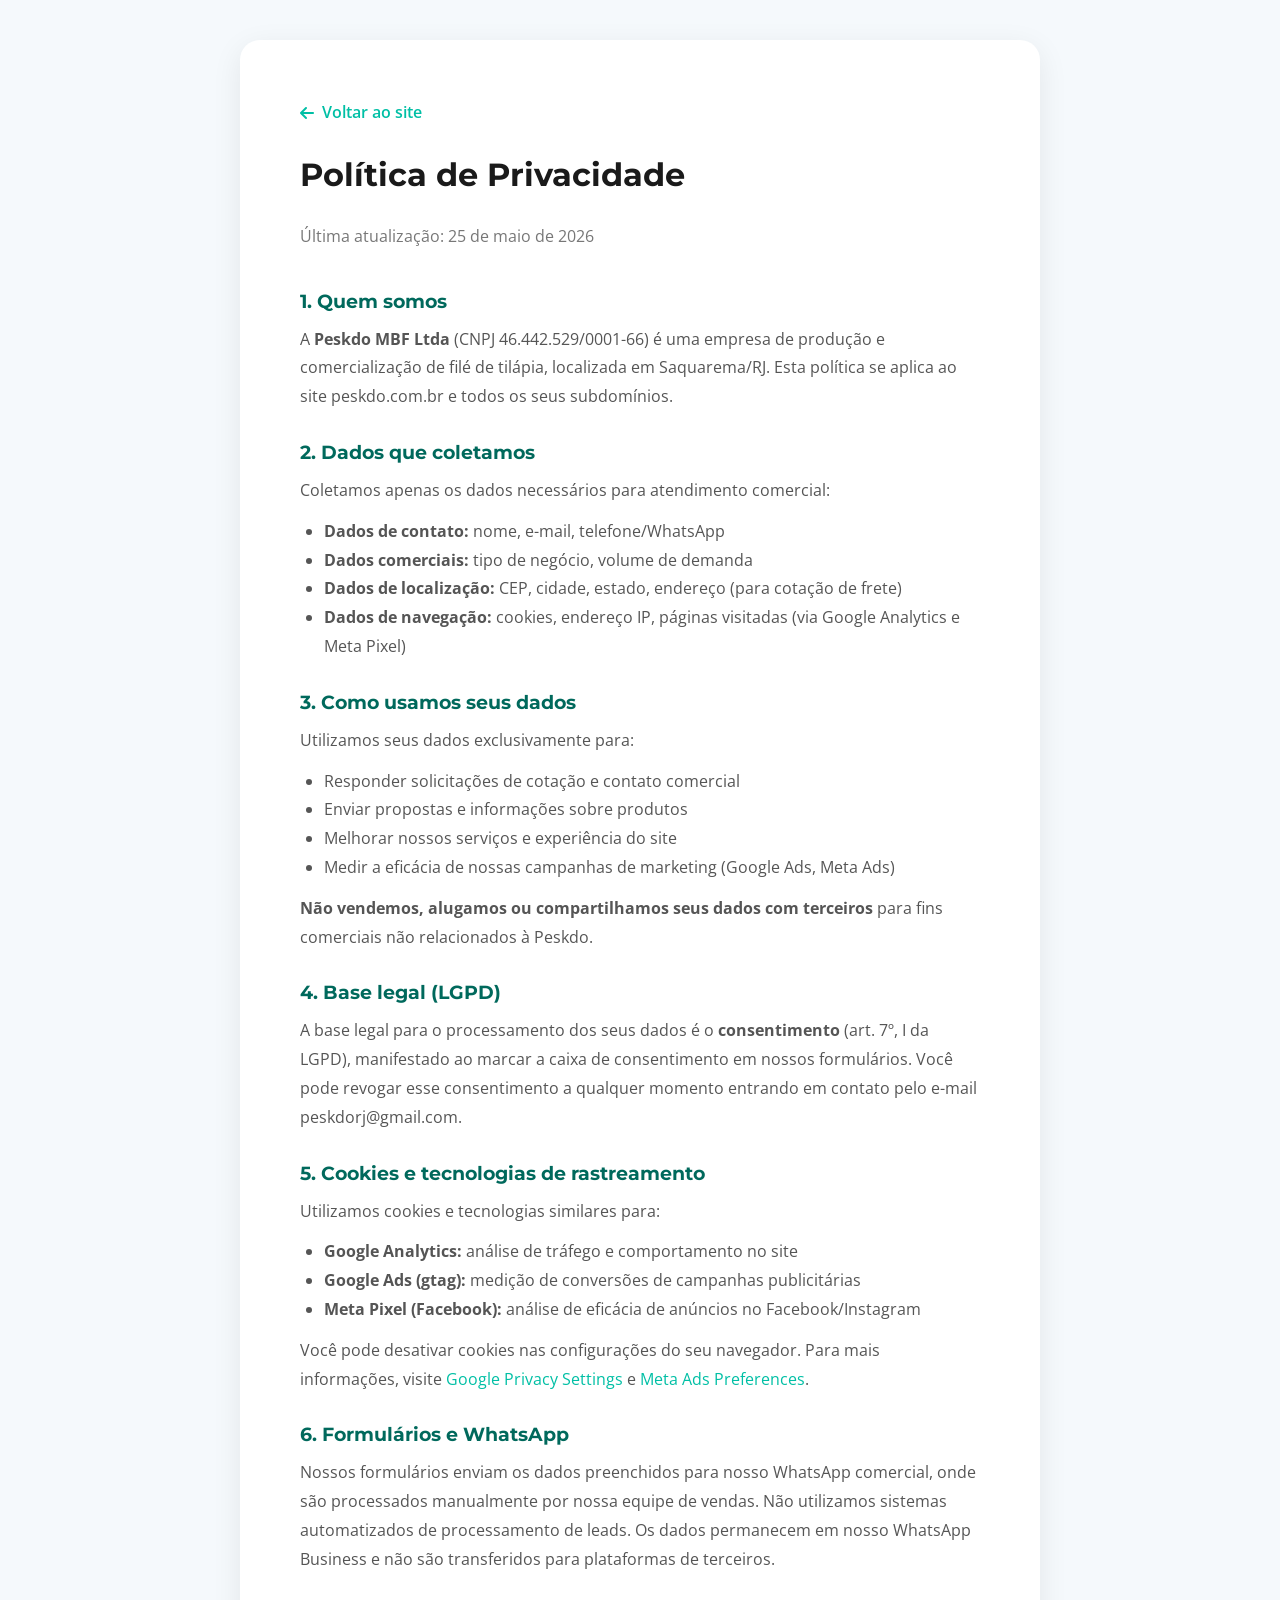
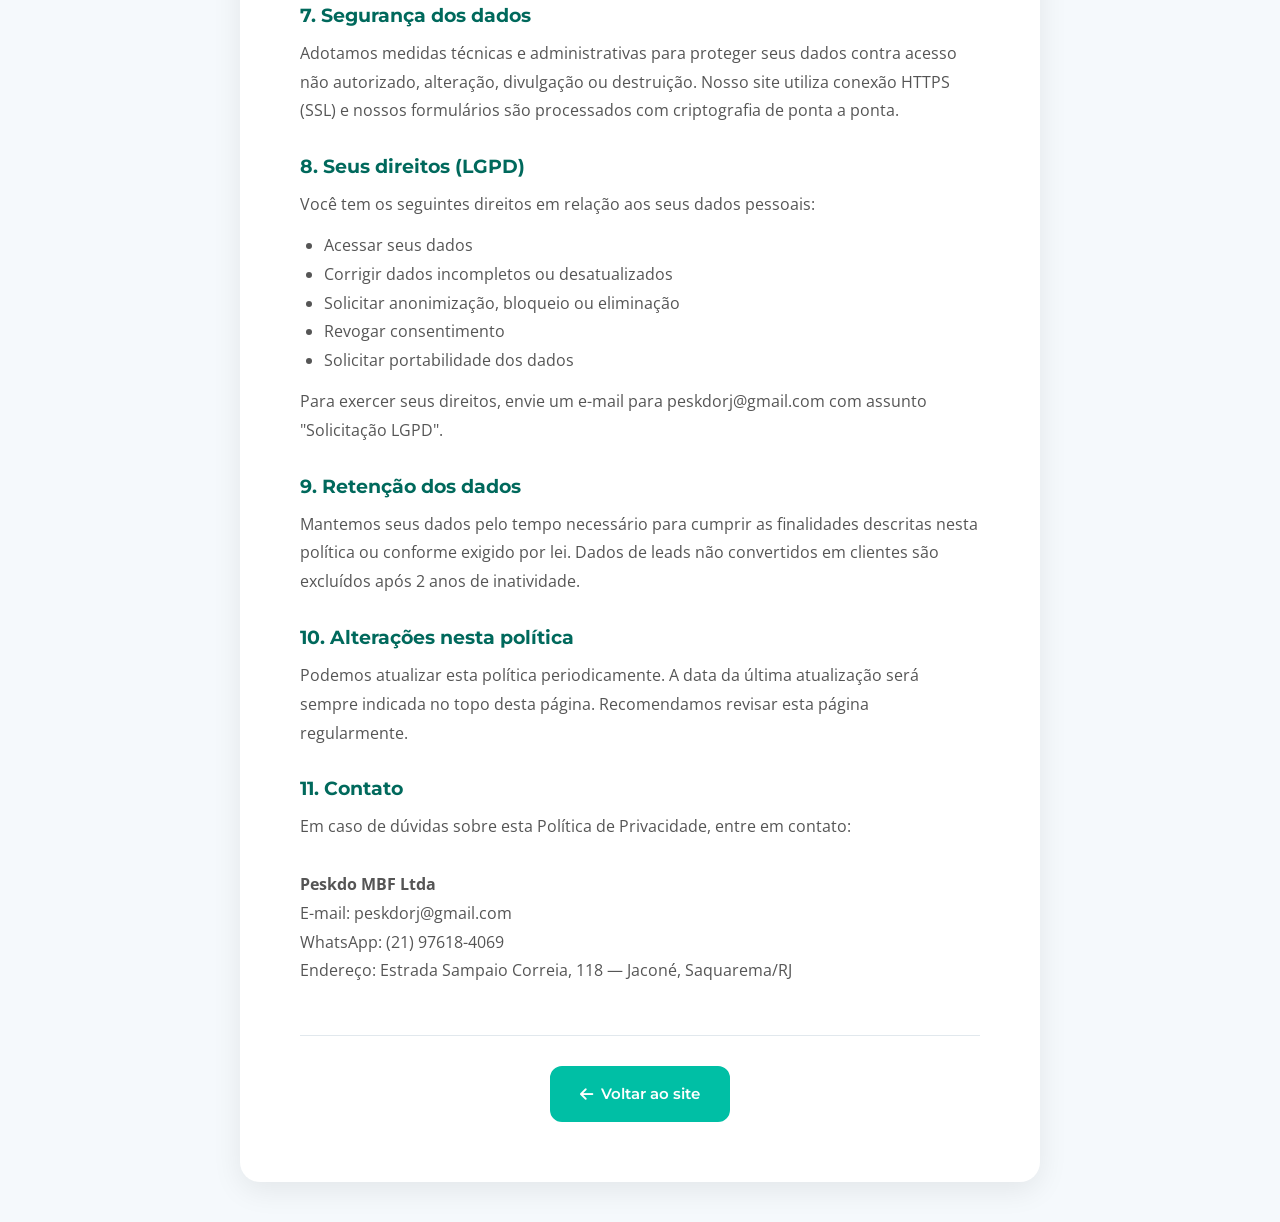
<file: privacidade.html>
<!DOCTYPE html>
<html lang="pt-BR">
<head>
    <meta charset="UTF-8">
    <meta name="viewport" content="width=device-width, initial-scale=1.0">
    <title>Política de Privacidade | Peskdo</title>
    <meta name="description" content="Política de Privacidade da Peskdo MBF Ltda. Saiba como protegemos seus dados pessoais.">
    <link rel="preconnect" href="https://fonts.googleapis.com">
    <link rel="preconnect" href="https://fonts.gstatic.com" crossorigin>
    <link href="https://fonts.googleapis.com/css2?family=Montserrat:wght@400;500;600;700&family=Open+Sans:wght@400;500;600&display=swap" rel="stylesheet">
    <link rel="stylesheet" href="style.css">
    <link rel="stylesheet" href="https://cdnjs.cloudflare.com/ajax/libs/font-awesome/6.5.1/css/all.min.css">
<base target="_blank">
</head>
<body style="background: var(--bg-light); padding: 40px 0;">

    <div class="container" style="max-width: 800px; background: #fff; padding: 60px; border-radius: 20px; box-shadow: var(--shadow);">
        <a href="index.html" style="display: inline-flex; align-items: center; gap: 8px; color: var(--primary); font-weight: 600; margin-bottom: 30px;">
            <i class="fas fa-arrow-left"></i> Voltar ao site
        </a>

        <h1 style="font-size: 2rem; margin-bottom: 30px; color: var(--dark);">Política de Privacidade</h1>
        <p style="color: var(--text-muted); margin-bottom: 40px;">Última atualização: 25 de maio de 2026</p>

        <div style="display: flex; flex-direction: column; gap: 30px;">

            <section>
                <h2 style="font-size: 1.2rem; color: var(--primary-dark); margin-bottom: 12px;">1. Quem somos</h2>
                <p style="line-height: 1.8; color: var(--text-light);">
                    A <strong>Peskdo MBF Ltda</strong> (CNPJ 46.442.529/0001-66) é uma empresa de produção e comercialização de filé de tilápia, 
                    localizada em Saquarema/RJ. Esta política se aplica ao site peskdo.com.br e todos os seus subdomínios.
                </p>
            </section>

            <section>
                <h2 style="font-size: 1.2rem; color: var(--primary-dark); margin-bottom: 12px;">2. Dados que coletamos</h2>
                <p style="line-height: 1.8; color: var(--text-light); margin-bottom: 12px;">
                    Coletamos apenas os dados necessários para atendimento comercial:
                </p>
                <ul style="list-style: disc; padding-left: 24px; color: var(--text-light); line-height: 1.8;">
                    <li><strong>Dados de contato:</strong> nome, e-mail, telefone/WhatsApp</li>
                    <li><strong>Dados comerciais:</strong> tipo de negócio, volume de demanda</li>
                    <li><strong>Dados de localização:</strong> CEP, cidade, estado, endereço (para cotação de frete)</li>
                    <li><strong>Dados de navegação:</strong> cookies, endereço IP, páginas visitadas (via Google Analytics e Meta Pixel)</li>
                </ul>
            </section>

            <section>
                <h2 style="font-size: 1.2rem; color: var(--primary-dark); margin-bottom: 12px;">3. Como usamos seus dados</h2>
                <p style="line-height: 1.8; color: var(--text-light); margin-bottom: 12px;">
                    Utilizamos seus dados exclusivamente para:
                </p>
                <ul style="list-style: disc; padding-left: 24px; color: var(--text-light); line-height: 1.8;">
                    <li>Responder solicitações de cotação e contato comercial</li>
                    <li>Enviar propostas e informações sobre produtos</li>
                    <li>Melhorar nossos serviços e experiência do site</li>
                    <li>Medir a eficácia de nossas campanhas de marketing (Google Ads, Meta Ads)</li>
                </ul>
                <p style="line-height: 1.8; color: var(--text-light); margin-top: 12px;">
                    <strong>Não vendemos, alugamos ou compartilhamos seus dados com terceiros</strong> para fins comerciais não relacionados à Peskdo.
                </p>
            </section>

            <section>
                <h2 style="font-size: 1.2rem; color: var(--primary-dark); margin-bottom: 12px;">4. Base legal (LGPD)</h2>
                <p style="line-height: 1.8; color: var(--text-light);">
                    A base legal para o processamento dos seus dados é o <strong>consentimento</strong> (art. 7º, I da LGPD), 
                    manifestado ao marcar a caixa de consentimento em nossos formulários. Você pode revogar esse consentimento 
                    a qualquer momento entrando em contato pelo e-mail <a href="mailto:peskdorj@gmail.com">peskdorj@gmail.com</a>.
                </p>
            </section>

            <section>
                <h2 style="font-size: 1.2rem; color: var(--primary-dark); margin-bottom: 12px;">5. Cookies e tecnologias de rastreamento</h2>
                <p style="line-height: 1.8; color: var(--text-light); margin-bottom: 12px;">
                    Utilizamos cookies e tecnologias similares para:
                </p>
                <ul style="list-style: disc; padding-left: 24px; color: var(--text-light); line-height: 1.8;">
                    <li><strong>Google Analytics:</strong> análise de tráfego e comportamento no site</li>
                    <li><strong>Google Ads (gtag):</strong> medição de conversões de campanhas publicitárias</li>
                    <li><strong>Meta Pixel (Facebook):</strong> análise de eficácia de anúncios no Facebook/Instagram</li>
                </ul>
                <p style="line-height: 1.8; color: var(--text-light); margin-top: 12px;">
                    Você pode desativar cookies nas configurações do seu navegador. Para mais informações, visite 
                    <a href="https://myaccount.google.com/data-and-personalization" target="_blank" style="color: var(--primary);">Google Privacy Settings</a> 
                    e <a href="https://www.facebook.com/settings?tab=ads" target="_blank" style="color: var(--primary);">Meta Ads Preferences</a>.
                </p>
            </section>

            <section>
                <h2 style="font-size: 1.2rem; color: var(--primary-dark); margin-bottom: 12px;">6. Formulários e WhatsApp</h2>
                <p style="line-height: 1.8; color: var(--text-light);">
                    Nossos formulários enviam os dados preenchidos para nosso WhatsApp comercial, onde são processados 
                    manualmente por nossa equipe de vendas. Não utilizamos sistemas automatizados de processamento de leads. 
                    Os dados permanecem em nosso WhatsApp Business e não são transferidos para plataformas de terceiros.
                </p>
            </section>

            <section>
                <h2 style="font-size: 1.2rem; color: var(--primary-dark); margin-bottom: 12px;">7. Segurança dos dados</h2>
                <p style="line-height: 1.8; color: var(--text-light);">
                    Adotamos medidas técnicas e administrativas para proteger seus dados contra acesso não autorizado, 
                    alteração, divulgação ou destruição. Nosso site utiliza conexão HTTPS (SSL) e nossos formulários 
                    são processados com criptografia de ponta a ponta.
                </p>
            </section>

            <section>
                <h2 style="font-size: 1.2rem; color: var(--primary-dark); margin-bottom: 12px;">8. Seus direitos (LGPD)</h2>
                <p style="line-height: 1.8; color: var(--text-light); margin-bottom: 12px;">
                    Você tem os seguintes direitos em relação aos seus dados pessoais:
                </p>
                <ul style="list-style: disc; padding-left: 24px; color: var(--text-light); line-height: 1.8;">
                    <li>Acessar seus dados</li>
                    <li>Corrigir dados incompletos ou desatualizados</li>
                    <li>Solicitar anonimização, bloqueio ou eliminação</li>
                    <li>Revogar consentimento</li>
                    <li>Solicitar portabilidade dos dados</li>
                </ul>
                <p style="line-height: 1.8; color: var(--text-light); margin-top: 12px;">
                    Para exercer seus direitos, envie um e-mail para <a href="mailto:peskdorj@gmail.com">peskdorj@gmail.com</a> 
                    com assunto "Solicitação LGPD".
                </p>
            </section>

            <section>
                <h2 style="font-size: 1.2rem; color: var(--primary-dark); margin-bottom: 12px;">9. Retenção dos dados</h2>
                <p style="line-height: 1.8; color: var(--text-light);">
                    Mantemos seus dados pelo tempo necessário para cumprir as finalidades descritas nesta política ou 
                    conforme exigido por lei. Dados de leads não convertidos em clientes são excluídos após 2 anos 
                    de inatividade.
                </p>
            </section>

            <section>
                <h2 style="font-size: 1.2rem; color: var(--primary-dark); margin-bottom: 12px;">10. Alterações nesta política</h2>
                <p style="line-height: 1.8; color: var(--text-light);">
                    Podemos atualizar esta política periodicamente. A data da última atualização será sempre indicada 
                    no topo desta página. Recomendamos revisar esta página regularmente.
                </p>
            </section>

            <section>
                <h2 style="font-size: 1.2rem; color: var(--primary-dark); margin-bottom: 12px;">11. Contato</h2>
                <p style="line-height: 1.8; color: var(--text-light);">
                    Em caso de dúvidas sobre esta Política de Privacidade, entre em contato:<br><br>
                    <strong>Peskdo MBF Ltda</strong><br>
                    E-mail: <a href="mailto:peskdorj@gmail.com">peskdorj@gmail.com</a><br>
                    WhatsApp: <a href="https://wa.me/5521976184069">(21) 97618-4069</a><br>
                    Endereço: Estrada Sampaio Correia, 118 — Jaconé, Saquarema/RJ
                </p>
            </section>

        </div>

        <div style="margin-top: 50px; padding-top: 30px; border-top: 1px solid var(--border); text-align: center;">
            <a href="index.html" class="btn btn-primary">
                <i class="fas fa-arrow-left"></i> Voltar ao site
            </a>
        </div>
    </div>

</body>
</html>
</file>
<file: style.css>
/* ============================================
   PESKDO — Style.css
   Identidade Visual: Verde Aqua · Verde Escuro · Preto · Branco
   ============================================ */

/* Variáveis — Paleta fiel ao site original peskdo.com.br */
:root {
    --primary: #00BFA5;
    --primary-dark: #00695C;
    --primary-light: #E0F2F1;
    --secondary: #26A69A;
    --secondary-light: #E0F7FA;
    --accent: #1DE9B6;
    --accent-hover: #00BFA5;
    --accent-light: #E0F2F1;
    --dark: #1a1a1a;
    --dark-light: #263238;
    --text: #333333;
    --text-light: #555555;
    --text-muted: #777777;
    --bg: #ffffff;
    --bg-light: #f5f9fc;
    --bg-dark: #1a1a1a;
    --border: #e1e8ed;
    --shadow-sm: 0 2px 8px rgba(0,0,0,0.06);
    --shadow: 0 8px 30px rgba(0,0,0,0.08);
    --shadow-lg: 0 20px 60px rgba(0,0,0,0.12);
    --shadow-primary: 0 8px 30px rgba(0,191,165,0.25);
    --radius: 12px;
    --radius-lg: 20px;
    --transition: all 0.3s cubic-bezier(0.4, 0, 0.2, 1);
    --font-heading: 'Montserrat', sans-serif;
    --font-body: 'Open Sans', sans-serif;
}

/* Reset & Base */
*, *::before, *::after {
    margin: 0;
    padding: 0;
    box-sizing: border-box;
}

html {
    scroll-behavior: smooth;
    font-size: 16px;
    -webkit-text-size-adjust: 100%;
}

body {
    font-family: var(--font-body);
    color: var(--text);
    background: var(--bg);
    line-height: 1.6;
    overflow-x: hidden;
    -webkit-font-smoothing: antialiased;
    -moz-osx-font-smoothing: grayscale;
}

img {
    max-width: 100%;
    height: auto;
    display: block;
}

a {
    text-decoration: none;
    color: inherit;
    transition: var(--transition);
}

ul { list-style: none; }

.container {
    width: 100%;
    max-width: 1200px;
    margin: 0 auto;
    padding: 0 24px;
}

/* Tipografia */
h1, h2, h3, h4, h5, h6 {
    font-family: var(--font-heading);
    font-weight: 700;
    line-height: 1.2;
    color: var(--dark);
}

.text-primary { color: var(--primary); }
.text-accent { color: var(--primary-dark); }
.text-secondary { color: var(--secondary); }

/* Ajuste de contraste para text-accent em fundos escuros */
.problem-solution .text-accent {
    color: var(--primary);
}

.cta-final .cta-box h2 span {
    color: var(--primary-light);
}

/* Botões */
.btn {
    display: inline-flex;
    align-items: center;
    justify-content: center;
    gap: 8px;
    padding: 14px 28px;
    font-family: var(--font-heading);
    font-weight: 600;
    font-size: 0.95rem;
    border-radius: var(--radius);
    border: 2px solid transparent;
    cursor: pointer;
    transition: var(--transition);
    text-align: center;
    white-space: nowrap;
    -webkit-tap-highlight-color: transparent;
}

.btn-primary {
    background: var(--primary);
    color: #fff;
    border-color: var(--primary);
}
.btn-primary:hover {
    background: var(--primary-dark);
    border-color: var(--primary-dark);
    transform: translateY(-2px);
    box-shadow: var(--shadow-primary);
}

.btn-accent {
    background: var(--primary-dark);
    color: #fff;
    border-color: var(--primary-dark);
}
.btn-accent:hover {
    background: #004D40;
    border-color: #004D40;
    transform: translateY(-2px);
    box-shadow: 0 8px 30px rgba(0,77,64,0.25);
}

.btn-outline {
    background: transparent;
    color: var(--primary);
    border-color: var(--primary);
}
.btn-outline:hover {
    background: var(--primary);
    color: #fff;
    transform: translateY(-2px);
}

.btn-outline-white {
    background: transparent;
    color: #fff;
    border-color: rgba(255,255,255,0.5);
}
.btn-outline-white:hover {
    background: rgba(255,255,255,0.1);
    border-color: #fff;
}

.btn-white {
    background: #fff;
    color: var(--primary-dark);
    border-color: #fff;
}
.btn-white:hover {
    background: var(--primary-light);
    transform: translateY(-2px);
    box-shadow: var(--shadow-lg);
}

.btn-lg {
    padding: 16px 36px;
    font-size: 1.05rem;
}

.btn-full { width: 100%; }

/* Section Header */
.section-header {
    text-align: center;
    max-width: 700px;
    margin: 0 auto 60px;
}

.section-tag {
    display: inline-block;
    padding: 6px 18px;
    background: var(--primary-light);
    color: var(--primary-dark);
    font-family: var(--font-heading);
    font-weight: 600;
    font-size: 0.8rem;
    text-transform: uppercase;
    letter-spacing: 1.5px;
    border-radius: 50px;
    margin-bottom: 16px;
}

.section-tag.tag-dark {
    background: rgba(255,255,255,0.1);
    color: var(--accent);
}

.section-title {
    font-size: 2.4rem;
    margin-bottom: 16px;
    color: var(--dark);
}

.section-subtitle {
    font-size: 1.1rem;
    color: var(--text-light);
    line-height: 1.7;
}

/* ============================================
   NAVBAR
   ============================================ */
.navbar {
    position: fixed;
    top: 0;
    left: 0;
    width: 100%;
    z-index: 1000;
    background: rgba(255,255,255,0.98);
    backdrop-filter: blur(20px);
    -webkit-backdrop-filter: blur(20px);
    border-bottom: 1px solid transparent;
    transition: var(--transition);
}

.navbar.scrolled {
    border-bottom-color: var(--border);
    box-shadow: var(--shadow-sm);
}

.nav-container {
    display: flex;
    align-items: center;
    justify-content: space-between;
    height: 80px;
}

.logo {
    display: flex;
    align-items: center;
    height: 40px;
    transition: var(--transition);
}

.logo-img {
    height: 100%;
    width: auto;
    max-width: 160px;
    object-fit: contain;
    display: block;
}

.nav-menu {
    display: flex;
    align-items: center;
    gap: 32px;
}

.nav-link {
    font-family: var(--font-body);
    font-weight: 600;
    font-size: 0.9rem;
    color: var(--text);
    position: relative;
    padding: 4px 0;
}

.nav-link::after {
    content: '';
    position: absolute;
    bottom: 0;
    left: 0;
    width: 0;
    height: 2px;
    background: var(--primary);
    transition: var(--transition);
}

.nav-link:hover {
    color: var(--primary);
}

.nav-link:hover::after {
    width: 100%;
}

.nav-link.active {
    color: var(--primary);
}

.nav-link.active::after {
    width: 100%;
}

.nav-social {
    display: flex;
    align-items: center;
    gap: 10px;
}

.nav-social-link {
    width: 36px;
    height: 36px;
    border-radius: 10px;
    display: flex;
    align-items: center;
    justify-content: center;
    font-size: 1.1rem;
    color: var(--text);
    background: var(--bg-light);
    transition: var(--transition);
}

.nav-social-link:hover {
    background: var(--primary);
    color: #fff;
    transform: translateY(-2px);
}

.nav-social-link.whatsapp:hover {
    background: #25D366;
}

.nav-cta {
    padding: 10px 22px;
    font-size: 0.85rem;
}

/* Nav Toggle */
.nav-toggle {
    display: none;
    flex-direction: column;
    gap: 5px;
    background: none;
    border: none;
    cursor: pointer;
    padding: 5px;
    z-index: 1001;
}

.nav-toggle span {
    display: block;
    width: 26px;
    height: 2.5px;
    background: var(--dark);
    border-radius: 2px;
    transition: var(--transition);
}

.nav-toggle.active span:nth-child(1) {
    transform: rotate(45deg) translate(5px, 5px);
}
.nav-toggle.active span:nth-child(2) {
    opacity: 0;
}
.nav-toggle.active span:nth-child(3) {
    transform: rotate(-45deg) translate(5px, -5px);
}

/* ============================================
   BANNERS FULL-WIDTH CARROSSEL (3 DIFERENCIAIS)
   ============================================ */
.hero-banners {
    position: relative;
    width: 100%;
    height: 320px;
    overflow: hidden;
    background: var(--dark);
    margin-top: 80px;
}

.banners-track {
    position: relative;
    width: 100%;
    height: 100%;
}

.banner-slide {
    position: absolute;
    top: 0;
    left: 0;
    width: 100%;
    height: 100%;
    opacity: 0;
    visibility: hidden;
    transition: opacity 0.6s ease, visibility 0.6s ease;
    display: flex;
    align-items: center;
    justify-content: center;
}

.banner-slide.active {
    opacity: 1;
    visibility: visible;
}

.banner-bg {
    position: absolute;
    inset: 0;
    z-index: 1;
    background-size: cover;
    background-position: center;
}

.banner-bg::after {
    content: '';
    position: absolute;
    inset: 0;
    background: linear-gradient(135deg, rgba(0,105,92,0.88) 0%, rgba(26,26,46,0.85) 100%);
    z-index: 2;
}

.banner-shapes {
    position: absolute;
    inset: 0;
    z-index: 3;
    overflow: hidden;
    pointer-events: none;
}

.shape {
    position: absolute;
    border-radius: 50%;
    opacity: 0.06;
    background: #fff;
}

.shape-1 {
    width: 350px;
    height: 350px;
    top: -120px;
    left: -80px;
}
.shape-2 {
    width: 250px;
    height: 250px;
    bottom: -100px;
    right: 15%;
}
.shape-3 {
    width: 300px;
    height: 300px;
    top: -100px;
    right: -60px;
}
.shape-4 {
    width: 200px;
    height: 200px;
    bottom: -80px;
    left: 10%;
}
.shape-5 {
    width: 400px;
    height: 400px;
    top: -150px;
    left: 60%;
}
.shape-6 {
    width: 180px;
    height: 180px;
    bottom: -60px;
    left: -40px;
}

.banner-inner {
    position: relative;
    z-index: 4;
    display: flex;
    align-items: center;
    justify-content: center;
    height: 100%;
    text-align: center;
}

.banner-text-col {
    max-width: 800px;
    width: 100%;
    padding: 0 24px;
}

.banner-text-col h2 {
    color: #fff;
    font-size: 3.2rem;
    font-weight: 800;
    line-height: 1.1;
    text-shadow: 0 2px 10px rgba(0,0,0,0.15);
}

/* Dots */
.banner-dots {
    position: absolute;
    bottom: 20px;
    left: 50%;
    transform: translateX(-50%);
    display: flex;
    gap: 10px;
    z-index: 10;
}

.banner-dots .dot {
    width: 12px;
    height: 12px;
    border-radius: 50%;
    border: 2px solid rgba(255,255,255,0.5);
    background: transparent;
    cursor: pointer;
    transition: var(--transition);
    padding: 0;
}

.banner-dots .dot.active {
    background: #fff;
    border-color: #fff;
    transform: scale(1.2);
}

.banner-dots .dot:hover {
    background: rgba(255,255,255,0.5);
}

/* ============================================
   HERO
   ============================================ */
.hero {
    position: relative;
    padding: 100px 0 100px;
    background: linear-gradient(135deg, #E0F2F1 0%, #E0F7FA 50%, #ffffff 100%);
    overflow: hidden;
}

.hero-bg {
    position: absolute;
    top: -10%;
    right: -5%;
    width: 600px;
    height: 600px;
    background: radial-gradient(circle, rgba(0,191,165,0.08) 0%, transparent 70%);
    border-radius: 50%;
    pointer-events: none;
}

.hero-container {
    display: block;
    text-align: center;
    position: relative;
    z-index: 2;
}

.hero-content {
    max-width: 800px;
    margin: 0 auto;
}

.hero-badge {
    display: inline-flex;
    align-items: center;
    gap: 8px;
    background: #fff;
    color: var(--primary-dark);
    padding: 8px 18px;
    border-radius: 50px;
    font-family: var(--font-heading);
    font-weight: 600;
    font-size: 0.85rem;
    box-shadow: var(--shadow-sm);
    margin-bottom: 24px;
    border: 1px solid var(--border);
}

.hero-badge i {
    color: #22c55e;
}

.hero-title {
    font-size: 3.2rem;
    font-weight: 800;
    line-height: 1.1;
    margin-bottom: 24px;
    color: var(--dark);
}

.hero-subtitle {
    font-size: 1.15rem;
    color: var(--text-light);
    margin-bottom: 36px;
    line-height: 1.7;
    max-width: 640px;
    margin-left: auto;
    margin-right: auto;
}

.hero-cta-group {
    display: flex;
    gap: 16px;
    margin-bottom: 40px;
    flex-wrap: wrap;
    justify-content: center;
}

.hero-trust {
    display: flex;
    gap: 28px;
    flex-wrap: wrap;
    justify-content: center;
}

.trust-item {
    display: flex;
    align-items: center;
    gap: 8px;
    font-family: var(--font-heading);
    font-weight: 600;
    font-size: 0.85rem;
    color: var(--text-light);
}

.trust-item i {
    color: var(--primary);
    font-size: 1.1rem;
}

.hero-wave {
    position: absolute;
    bottom: -1px;
    left: 0;
    width: 100%;
    line-height: 0;
}

.hero-wave svg {
    width: 100%;
    height: auto;
    display: block;
}

/* ============================================
   LEAD FORM (Formulário no Início)
   ============================================ */
.lead-form {
    padding: 80px 0;
    background: var(--bg-light);
}

.lead-form-wrapper {
    max-width: 700px;
    margin: 0 auto;
    background: #fff;
    padding: 40px;
    border-radius: var(--radius-lg);
    box-shadow: var(--shadow);
}

/* ============================================
   CARROSSEL DE GALERIA (3 IMAGENS) — FORMATO QUADRADO
   ============================================ */
.galeria-carrossel {
    position: relative;
    width: 100%;
    max-width: 700px;
    aspect-ratio: 1 / 1;
    overflow: hidden;
    background: #fff;
    margin: 0 auto;
    border-radius: var(--radius-lg);
    padding-bottom: 20px;
}

.galeria-track {
    position: relative;
    width: 100%;
    height: 100%;
}

.galeria-slide {
    position: absolute;
    top: 0;
    left: 0;
    width: 100%;
    height: 100%;
    opacity: 0;
    visibility: hidden;
    transition: opacity 0.7s ease, visibility 0.7s ease;
}

.galeria-slide.active {
    opacity: 1;
    visibility: visible;
}

.galeria-slide img {
    width: 100%;
    height: 100%;
    object-fit: cover;
    display: block;
}

.galeria-caption {
    position: absolute;
    bottom: 50px;
    left: 50%;
    transform: translateX(-50%);
    background: rgba(0,0,0,0.6);
    backdrop-filter: blur(4px);
    color: #fff;
    padding: 10px 24px;
    border-radius: 50px;
    font-family: var(--font-heading);
    font-weight: 600;
    font-size: 0.9rem;
    white-space: nowrap;
    z-index: 3;
    opacity: 0;
    transition: opacity 0.5s ease;
}

.galeria-slide.active .galeria-caption {
    opacity: 1;
}

.galeria-prev,
.galeria-next {
    position: absolute;
    top: 50%;
    transform: translateY(-50%);
    width: 50px;
    height: 50px;
    background: rgba(255,255,255,0.9);
    border: none;
    border-radius: 50%;
    display: flex;
    align-items: center;
    justify-content: center;
    font-size: 1.2rem;
    color: var(--dark);
    cursor: pointer;
    z-index: 10;
    transition: var(--transition);
    box-shadow: var(--shadow);
}

.galeria-prev:hover,
.galeria-next:hover {
    background: #fff;
    transform: translateY(-50%) scale(1.1);
}

.galeria-prev {
    left: 24px;
}

.galeria-next {
    right: 24px;
}

.galeria-dots {
    position: absolute;
    bottom: 20px;
    left: 50%;
    transform: translateX(-50%);
    display: flex;
    gap: 10px;
    z-index: 10;
}

.galeria-dots .dot {
    width: 12px;
    height: 12px;
    border-radius: 50%;
    border: 2px solid rgba(255,255,255,0.5);
    background: transparent;
    cursor: pointer;
    transition: var(--transition);
    padding: 0;
}

.galeria-dots .dot.active {
    background: #fff;
    border-color: #fff;
    transform: scale(1.2);
}

.galeria-dots .dot:hover {
    background: rgba(255,255,255,0.5);
}

/* ============================================
   STATS — COM BACKGROUND IMAGE
   ============================================ */
.stats {
    position: relative;
    padding: 100px 0;
    background: url('img/07.jpeg') center center / cover no-repeat fixed;
    overflow: hidden;
}

.stats-overlay {
    position: absolute;
    inset: 0;
    background: linear-gradient(135deg, rgba(0,105,92,0.92) 0%, rgba(26,26,46,0.88) 100%);
    z-index: 1;
}

.stats .container {
    position: relative;
    z-index: 2;
}

.stats-grid {
    display: grid;
    grid-template-columns: repeat(4, 1fr);
    gap: 30px;
}

.stat-item {
    text-align: center;
    padding: 30px 20px;
    background: rgba(255,255,255,0.08);
    border-radius: var(--radius);
    backdrop-filter: blur(10px);
    border: 1px solid rgba(255,255,255,0.1);
    transition: var(--transition);
}

.stat-item:hover {
    transform: translateY(-5px);
    background: rgba(255,255,255,0.12);
    box-shadow: 0 20px 40px rgba(0,0,0,0.2);
}

.stat-number {
    font-family: var(--font-heading);
    font-size: 2.8rem;
    font-weight: 900;
    color: #fff;
    line-height: 1;
    margin-bottom: 8px;
}

.stat-number span {
    font-size: 1rem;
    font-weight: 600;
    color: rgba(255,255,255,0.7);
    margin-left: 4px;
}

.stat-label {
    font-size: 0.9rem;
    color: rgba(255,255,255,0.8);
    font-weight: 500;
}

/* ============================================
   PROBLEMA / SOLUÇÃO
   ============================================ */
.problem-solution {
    padding: 100px 0;
    background: var(--dark);
}

.ps-grid {
    display: grid;
    grid-template-columns: 1.2fr 1fr;
    gap: 60px;
    align-items: start;
}

.ps-content h2 {
    color: #fff;
    font-size: 2.2rem;
    margin-bottom: 40px;
}

.problem-list {
    display: flex;
    flex-direction: column;
    gap: 24px;
}

.problem-item {
    display: flex;
    gap: 16px;
    align-items: flex-start;
}

.problem-icon {
    width: 32px;
    height: 32px;
    min-width: 32px;
    background: rgba(239,68,68,0.15);
    color: #ef4444;
    border-radius: 8px;
    display: flex;
    align-items: center;
    justify-content: center;
    font-size: 0.9rem;
    margin-top: 2px;
}

.problem-item strong {
    color: #fff;
    font-size: 1.05rem;
    display: block;
    margin-bottom: 6px;
}

.problem-item p {
    color: rgba(255,255,255,0.65);
    font-size: 0.95rem;
    line-height: 1.6;
}

.ps-solution {
    position: sticky;
    top: 100px;
}

.solution-box {
    background: rgba(255,255,255,0.04);
    border: 1px solid rgba(255,255,255,0.08);
    border-radius: var(--radius-lg);
    padding: 40px;
}

.solution-header {
    display: flex;
    align-items: center;
    gap: 12px;
    margin-bottom: 28px;
}

.solution-header i {
    color: #22c55e;
    font-size: 1.5rem;
}

.solution-header h3 {
    color: #fff;
    font-size: 1.3rem;
}

.solution-list {
    margin-bottom: 32px;
}

.solution-list li {
    display: flex;
    align-items: center;
    gap: 12px;
    padding: 10px 0;
    color: rgba(255,255,255,0.85);
    font-size: 0.95rem;
    border-bottom: 1px solid rgba(255,255,255,0.05);
}

.solution-list li i {
    color: #22c55e;
    font-size: 0.85rem;
}

/* ============================================
   SOBRE
   ============================================ */
.sobre {
    padding: 100px 0;
    background: var(--bg-light);
}

.sobre-grid {
    display: grid;
    grid-template-columns: 1fr 1fr;
    gap: 60px;
    align-items: center;
}

.sobre-images {
    position: relative;
}

.sobre-img-main {
    border-radius: var(--radius-lg);
    overflow: hidden;
    box-shadow: var(--shadow-lg);
}

.sobre-img-main img {
    width: 100%;
    height: 400px;
    object-fit: cover;
}

.sobre-img-secondary {
    position: absolute;
    bottom: -40px;
    right: -20px;
    width: 280px;
    border-radius: var(--radius);
    overflow: hidden;
    box-shadow: var(--shadow-lg);
    border: 4px solid #fff;
}

.sobre-img-secondary img {
    width: 100%;
    height: 200px;
    object-fit: cover;
}

.sobre-experience {
    position: absolute;
    top: 30px;
    left: -20px;
    background: var(--primary);
    color: #fff;
    padding: 20px 24px;
    border-radius: var(--radius);
    box-shadow: var(--shadow);
    max-width: 200px;
}

.exp-number {
    display: block;
    font-family: var(--font-heading);
    font-size: 1.3rem;
    font-weight: 800;
    margin-bottom: 4px;
}

.exp-text {
    font-size: 0.8rem;
    opacity: 0.9;
    line-height: 1.4;
}

.sobre-content .section-title {
    text-align: left;
    margin-bottom: 20px;
}

.sobre-content p {
    color: var(--text-light);
    margin-bottom: 16px;
    line-height: 1.8;
}

.sobre-features {
    display: grid;
    grid-template-columns: 1fr 1fr;
    gap: 16px;
    margin-top: 28px;
}

.sfeature {
    display: flex;
    align-items: center;
    gap: 10px;
    font-size: 0.9rem;
    font-weight: 600;
    color: var(--dark);
}

.sfeature i {
    color: var(--primary);
    font-size: 1.1rem;
    flex-shrink: 0;
}

/* ============================================
   NOSSA CRIAÇÃO — GALERIA
   ============================================ */
.criacao {
    padding: 100px 0;
    background: var(--bg);
}

.criacao-grid {
    display: grid;
    grid-template-columns: repeat(3, 1fr);
    gap: 24px;
}

.criacao-card {
    background: #fff;
    border-radius: var(--radius-lg);
    overflow: hidden;
    border: 1px solid var(--border);
    transition: var(--transition);
}

.criacao-card:hover {
    transform: translateY(-8px);
    box-shadow: var(--shadow-lg);
    border-color: transparent;
}

.criacao-img {
    position: relative;
    overflow: hidden;
    height: 240px;
}

.criacao-img img {
    width: 100%;
    height: 100%;
    object-fit: cover;
    transition: transform 0.5s ease;
}

.criacao-card:hover .criacao-img img {
    transform: scale(1.08);
}

.criacao-info {
    padding: 28px;
}

.criacao-info h3 {
    font-size: 1.15rem;
    margin-bottom: 10px;
    color: var(--dark);
}

.criacao-info p {
    font-size: 0.9rem;
    color: var(--text-light);
    line-height: 1.7;
}

/* ============================================
   PRODUTO
   ============================================ */
.produto {
    padding: 100px 0;
    background: var(--bg-light);
}

.produto-grid {
    display: grid;
    grid-template-columns: repeat(2, 1fr);
    gap: 30px;
    margin-bottom: 50px;
}

.produto-card {
    background: #fff;
    border: 1px solid var(--border);
    border-radius: var(--radius-lg);
    overflow: hidden;
    transition: var(--transition);
}

.produto-card:hover {
    transform: translateY(-6px);
    box-shadow: var(--shadow-lg);
    border-color: transparent;
}

.produto-img {
    position: relative;
    overflow: hidden;
}

.produto-img img {
    width: 100%;
    height: 280px;
    object-fit: cover;
    transition: transform 0.5s ease;
}

.produto-card:hover .produto-img img {
    transform: scale(1.05);
}

.produto-tag {
    position: absolute;
    top: 16px;
    left: 16px;
    background: var(--primary);
    color: #fff;
    font-family: var(--font-heading);
    font-weight: 700;
    font-size: 0.75rem;
    text-transform: uppercase;
    padding: 6px 14px;
    border-radius: 50px;
}

.produto-info {
    padding: 30px;
}

.produto-info h3 {
    font-size: 1.3rem;
    margin-bottom: 12px;
}

.produto-info h3 span {
    color: var(--primary);
}

.produto-info p {
    color: var(--text-light);
    font-size: 0.95rem;
    line-height: 1.7;
    margin-bottom: 20px;
}

.produto-specs {
    margin-bottom: 24px;
}

.produto-specs li {
    display: flex;
    align-items: center;
    gap: 10px;
    padding: 6px 0;
    font-size: 0.9rem;
    color: var(--text);
}

.produto-specs li i {
    color: var(--primary);
    font-size: 0.8rem;
    flex-shrink: 0;
}

.produto-cta-box {
    background: linear-gradient(135deg, var(--primary) 0%, var(--primary-dark) 100%);
    border-radius: var(--radius-lg);
    padding: 40px;
    display: flex;
    align-items: center;
    justify-content: space-between;
    gap: 30px;
    color: #fff;
}

.cta-box-content {
    max-width: 600px;
}

.cta-box-content h3 {
    color: #fff;
    font-size: 1.4rem;
    margin-bottom: 10px;
}

.cta-box-content p {
    opacity: 0.9;
    font-size: 1rem;
}

/* ============================================
   PARA QUEM
   ============================================ */
.para-quem {
    padding: 100px 0;
    background: var(--bg);
}

.pq-grid {
    display: grid;
    grid-template-columns: repeat(2, 1fr);
    gap: 30px;
}

.pq-card {
    background: #fff;
    border-radius: var(--radius-lg);
    padding: 40px;
    border: 1px solid var(--border);
    transition: var(--transition);
}

.pq-card:hover {
    transform: translateY(-5px);
    box-shadow: var(--shadow-lg);
    border-color: transparent;
}

.pq-icon {
    width: 60px;
    height: 60px;
    background: var(--primary-light);
    color: var(--primary-dark);
    border-radius: 14px;
    display: flex;
    align-items: center;
    justify-content: center;
    font-size: 1.5rem;
    margin-bottom: 20px;
}

.pq-card h3 {
    font-size: 1.3rem;
    margin-bottom: 6px;
}

.pq-subtitle {
    color: var(--text-muted);
    font-size: 0.9rem;
    margin-bottom: 20px;
    font-family: var(--font-heading);
    font-weight: 500;
}

.pq-card ul {
    margin-bottom: 20px;
}

.pq-card ul li {
    padding: 8px 0;
    font-size: 0.95rem;
    color: var(--text-light);
    display: flex;
    align-items: flex-start;
    gap: 8px;
}

.pq-card ul li::before {
    content: '•';
    color: var(--primary);
    font-weight: bold;
    font-size: 1.2rem;
    line-height: 1;
}

.pq-example {
    background: var(--primary-light);
    color: var(--primary-dark);
    padding: 10px 16px;
    border-radius: 8px;
    font-size: 0.85rem;
    font-weight: 600;
    font-family: var(--font-heading);
    display: inline-block;
}

/* ============================================
   PROCESSO
   ============================================ */
.processo {
    padding: 100px 0;
    background: var(--bg-light);
}

.processo-steps {
    display: flex;
    align-items: flex-start;
    justify-content: center;
    gap: 0;
    position: relative;
}

.step {
    flex: 1;
    text-align: center;
    position: relative;
    z-index: 2;
}

.step-number {
    font-family: var(--font-heading);
    font-size: 3.5rem;
    font-weight: 900;
    color: var(--primary-light);
    line-height: 1;
    margin-bottom: 16px;
}

.step-content {
    padding: 0 20px;
}

.step-icon {
    width: 70px;
    height: 70px;
    background: var(--primary);
    color: #fff;
    border-radius: 50%;
    display: flex;
    align-items: center;
    justify-content: center;
    font-size: 1.5rem;
    margin: 0 auto 20px;
    box-shadow: 0 8px 25px rgba(0,191,165,0.3);
    transition: var(--transition);
}

.step:hover .step-icon {
    transform: scale(1.1) rotate(5deg);
}

.step h3 {
    font-size: 1.1rem;
    margin-bottom: 10px;
}

.step p {
    font-size: 0.9rem;
    color: var(--text-light);
    line-height: 1.6;
}

.step-connector {
    width: 60px;
    height: 2px;
    background: linear-gradient(90deg, var(--primary-light), var(--primary));
    margin-top: 100px;
    position: relative;
    flex-shrink: 0;
}

.step-connector::after {
    content: '';
    position: absolute;
    right: -6px;
    top: -4px;
    width: 10px;
    height: 10px;
    border-top: 2px solid var(--primary);
    border-right: 2px solid var(--primary);
    transform: rotate(45deg);
}

/* ============================================
   CTA FINAL
   ============================================ */
.cta-final {
    padding: 100px 0;
    background: linear-gradient(135deg, var(--primary) 0%, var(--primary-dark) 100%);
}

.cta-box {
    text-align: center;
    max-width: 800px;
    margin: 0 auto;
    color: #fff;
}

.cta-box h2 {
    color: #fff;
    font-size: 2.4rem;
    margin-bottom: 16px;
}

.cta-box p {
    font-size: 1.1rem;
    opacity: 0.9;
    margin-bottom: 36px;
    line-height: 1.7;
}

.cta-buttons {
    display: flex;
    gap: 16px;
    justify-content: center;
    margin-bottom: 32px;
    flex-wrap: wrap;
}

.cta-garantee {
    display: inline-flex;
    align-items: center;
    gap: 10px;
    background: rgba(255,255,255,0.1);
    padding: 12px 24px;
    border-radius: 50px;
    font-size: 0.9rem;
}

.cta-garantee i {
    color: #22c55e;
}

/* ============================================
   CONTATO (Final do Site)
   ============================================ */
.contato {
    padding: 100px 0 0;
    background: var(--bg-light);
}

/* Wrapper com formulário + infos lado a lado */
.contato-wrapper {
    display: grid;
    grid-template-columns: 1.2fr 1fr;
    gap: 40px;
    align-items: start;
    margin-bottom: 60px;
}

.contato-info-wrapper {
    display: flex;
    flex-direction: column;
    gap: 16px;
}

.contato-info {
    display: flex;
    flex-direction: column;
    gap: 16px;
}

.cinfo-card {
    display: flex;
    align-items: flex-start;
    gap: 16px;
    background: #fff;
    padding: 18px 22px;
    border-radius: var(--radius);
    box-shadow: var(--shadow-sm);
    transition: var(--transition);
}

.cinfo-card:hover {
    transform: translateX(5px);
    box-shadow: var(--shadow);
}

.cinfo-icon {
    width: 44px;
    height: 44px;
    min-width: 44px;
    background: var(--primary-light);
    color: var(--primary-dark);
    border-radius: 12px;
    display: flex;
    align-items: center;
    justify-content: center;
    font-size: 1.1rem;
    flex-shrink: 0;
}

.cinfo-card h4 {
    font-size: 0.9rem;
    margin-bottom: 3px;
    color: var(--dark);
}

.cinfo-card a,
.cinfo-card p {
    font-size: 0.9rem;
    color: var(--text-light);
    word-break: break-word;
}

.cinfo-card a:hover {
    color: var(--primary);
}

.cinfo-social {
    display: flex;
    gap: 12px;
    margin-top: 6px;
}

.social-btn {
    width: 48px;
    height: 48px;
    border-radius: 12px;
    display: flex;
    align-items: center;
    justify-content: center;
    font-size: 1.3rem;
    color: #fff;
    transition: var(--transition);
    flex-shrink: 0;
}

.social-btn.whatsapp { background: #25D366; }
.social-btn.instagram { background: linear-gradient(45deg, #f09433, #e6683c, #dc2743, #cc2366, #bc1888); }
.social-btn.facebook { background: #1877F2; }

.social-btn:hover {
    transform: translateY(-4px);
    box-shadow: var(--shadow);
}

/* Mapa full-width */
.contato-maps-fullwidth {
    width: 100%;
    height: 500px;
    line-height: 0;
    background: var(--bg-light);
}

.contato-maps-fullwidth iframe {
    width: 100%;
    height: 100%;
    border: 0;
    display: block;
    filter: grayscale(0.2);
}

/* ============================================
   FORMULÁRIO (Compartilhado)
   ============================================ */
.contato-form {
    display: flex;
    flex-direction: column;
    gap: 20px;
}

.form-row {
    display: grid;
    grid-template-columns: 1fr 1fr;
    gap: 20px;
}

.form-group {
    display: flex;
    flex-direction: column;
    gap: 6px;
}

.form-group label {
    font-family: var(--font-heading);
    font-weight: 600;
    font-size: 0.85rem;
    color: var(--dark);
}

.form-group input,
.form-group select,
.form-group textarea {
    padding: 14px 16px;
    border: 1.5px solid var(--border);
    border-radius: 10px;
    font-family: var(--font-body);
    font-size: 0.95rem;
    color: var(--text);
    background: #fff;
    transition: var(--transition);
    width: 100%;
    -webkit-appearance: none;
    appearance: none;
}

.form-group input:focus,
.form-group select:focus,
.form-group textarea:focus {
    outline: none;
    border-color: var(--primary);
    box-shadow: 0 0 0 4px var(--primary-light);
}

.form-group input::placeholder,
.form-group textarea::placeholder {
    color: var(--text-muted);
}

.form-group select {
    cursor: pointer;
    background-image: url("data:image/svg+xml,%3Csvg xmlns='http://www.w3.org/2000/svg' width='12' height='12' viewBox='0 0 12 12'%3E%3Cpath fill='%235a6b7c' d='M6 8L1 3h10z'/%3E%3C/svg%3E");
    background-repeat: no-repeat;
    background-position: right 16px center;
    padding-right: 40px;
}

.form-note {
    text-align: center;
    font-size: 0.8rem;
    color: var(--text-muted);
    margin-top: -10px;
}

/* ============================================
   FORMULÁRIO FINAL (Contato)
   ============================================ */
.contato-form-final-wrapper {
    background: #fff;
    padding: 40px;
    border-radius: var(--radius-lg);
    box-shadow: var(--shadow);
}

.contato-wrapper .contato-form-final-wrapper {
    margin-bottom: 0;
}

.contato-form-final {
    display: flex;
    flex-direction: column;
    gap: 20px;
}

.form-row-tres {
    display: grid;
    grid-template-columns: 1fr 1fr;
    gap: 20px;
}

/* ============================================
   FOOTER
   ============================================ */
.footer {
    background: var(--dark);
    color: rgba(255,255,255,0.7);
    padding: 80px 0 0;
}

.footer-grid {
    display: grid;
    grid-template-columns: 2fr 1fr 1.5fr 1.5fr;
    gap: 40px;
    margin-bottom: 60px;
}

.footer-brand .logo {
    color: #fff;
    margin-bottom: 16px;
    height: 44px;
}

.footer-brand p {
    font-size: 0.95rem;
    line-height: 1.7;
    margin-bottom: 20px;
}

.footer-social {
    display: flex;
    gap: 12px;
}

.footer-social a {
    width: 40px;
    height: 40px;
    background: rgba(255,255,255,0.08);
    border-radius: 10px;
    display: flex;
    align-items: center;
    justify-content: center;
    color: #fff;
    transition: var(--transition);
    flex-shrink: 0;
}

.footer-social a:hover {
    background: var(--primary);
    transform: translateY(-3px);
}

.footer-links h4,
.footer-contact h4 {
    color: #fff;
    font-size: 1rem;
    margin-bottom: 20px;
}

.footer-links ul li {
    margin-bottom: 10px;
}

.footer-links ul li a {
    font-size: 0.9rem;
    transition: var(--transition);
}

.footer-links ul li a:hover {
    color: var(--accent);
    padding-left: 4px;
}

.footer-contact p {
    font-size: 0.9rem;
    margin-bottom: 10px;
    display: flex;
    align-items: center;
    gap: 8px;
    word-break: break-word;
}

.footer-contact p i {
    color: var(--accent);
    width: 16px;
    flex-shrink: 0;
}

.footer-cnpj {
    margin-top: 16px;
    padding-top: 16px;
    border-top: 1px solid rgba(255,255,255,0.08);
    font-size: 0.8rem;
    color: rgba(255,255,255,0.4);
}

.footer-bottom {
    border-top: 1px solid rgba(255,255,255,0.06);
    padding: 24px 0;
    display: flex;
    justify-content: space-between;
    align-items: center;
    font-size: 0.85rem;
    color: rgba(255,255,255,0.4);
}

/* ============================================
   WHATSAPP FLOAT
   ============================================ */
.whatsapp-float {
    position: fixed;
    bottom: 30px;
    right: 30px;
    width: 64px;
    height: 64px;
    background: #25D366;
    color: #fff;
    border-radius: 50%;
    display: flex;
    align-items: center;
    justify-content: center;
    font-size: 2rem;
    box-shadow: 0 8px 25px rgba(37,211,102,0.4);
    z-index: 999;
    transition: var(--transition);
}

.whatsapp-float:hover {
    transform: scale(1.1) rotate(-5deg);
    box-shadow: 0 12px 35px rgba(37,211,102,0.5);
}

.whatsapp-pulse {
    position: absolute;
    width: 100%;
    height: 100%;
    border-radius: 50%;
    background: #25D366;
    animation: pulse 2s infinite;
    z-index: -1;
}

.whatsapp-tooltip {
    position: absolute;
    right: 75px;
    background: var(--dark);
    color: #fff;
    padding: 8px 16px;
    border-radius: 8px;
    font-family: var(--font-heading);
    font-weight: 600;
    font-size: 0.85rem;
    white-space: nowrap;
    opacity: 0;
    visibility: hidden;
    transform: translateX(10px);
    transition: var(--transition);
}

.whatsapp-tooltip::after {
    content: '';
    position: absolute;
    right: -6px;
    top: 50%;
    transform: translateY(-50%);
    border-width: 6px 0 6px 6px;
    border-style: solid;
    border-color: transparent transparent transparent var(--dark);
}

.whatsapp-float:hover .whatsapp-tooltip {
    opacity: 1;
    visibility: visible;
    transform: translateX(0);
}

@keyframes pulse {
    0% { transform: scale(1); opacity: 0.6; }
    70% { transform: scale(1.6); opacity: 0; }
    100% { transform: scale(1); opacity: 0; }
}

/* ============================================
   ANIMAÇÕES SCROLL
   ============================================ */
[data-aos] {
    opacity: 0;
    transform: translateY(30px);
    transition: opacity 0.6s ease, transform 0.6s ease;
}

[data-aos].aos-animate {
    opacity: 1;
    transform: translateY(0);
}



/* ============================================
   CONSULTA CEP — CAMPOS SEPARADOS
   ============================================ */
.cep-input {
    background-image: none;
    transition: var(--transition);
    font-family: var(--font-body);
    letter-spacing: 0.5px;
}

.cep-input.cep-loading {
    background-image: url("data:image/svg+xml,%3Csvg xmlns='http://www.w3.org/2000/svg' width='20' height='20' viewBox='0 0 24 24'%3E%3Ccircle cx='12' cy='12' r='10' stroke='%2300BFA5' stroke-width='3' fill='none' stroke-dasharray='31.415' stroke-dashoffset='10'%3E%3CanimateTransform attributeName='transform' type='rotate' from='0 12 12' to='360 12 12' dur='0.8s' repeatCount='indefinite'/%3E%3C/circle%3E%3C/svg%3E");
    background-repeat: no-repeat;
    background-position: right 14px center;
    background-size: 20px;
    padding-right: 44px;
}

/* Campos preenchidos automaticamente pelo ViaCEP */
input[data-auto-filled="true"],
#cidadeLead[data-auto-filled="true"],
#estadoLead[data-auto-filled="true"],
#ruaLead[data-auto-filled="true"],
#cidadeFinal[data-auto-filled="true"],
#estadoFinal[data-auto-filled="true"],
#ruaFinal[data-auto-filled="true"] {
    background: var(--primary-light);
    border-color: var(--primary);
    color: var(--primary-dark);
}

.form-group label small {
    font-size: 0.75rem;
    color: var(--text-muted);
    font-weight: 500;
    margin-left: 4px;
}

/* Destaque visual quando CEP é válido */
.cep-input.cep-valid {
    border-color: var(--primary);
    box-shadow: 0 0 0 3px var(--primary-light);
}



.banner-text-col .banner-subtitle {
    color: rgba(255,255,255,0.85);
    font-size: 1.1rem;
    font-family: var(--font-body);
    font-weight: 500;
    margin-top: 12px;
    line-height: 1.5;
}

@media (max-width: 768px) {
    .banner-text-col .banner-subtitle {
        font-size: 0.9rem;
    }
}
/* ============================================
   RESPONSIVE - TABLET (max-width: 1024px)
   ============================================ */
@media (max-width: 1024px) {
    .hero-title { font-size: 2.6rem; }
    .section-title { font-size: 2rem; }
    .stats-grid { grid-template-columns: repeat(2, 1fr); }
    .footer-grid { grid-template-columns: 1fr 1fr; }
    .sobre-grid { gap: 40px; }
    .sobre-img-secondary { width: 220px; }
    .ps-grid { grid-template-columns: 1fr; gap: 40px; }
    .ps-solution { position: static; }
    .contato-wrapper { grid-template-columns: 1fr; }
    .contato-maps-fullwidth { height: 400px; }
    .criacao-grid { grid-template-columns: repeat(2, 1fr); }

    /* Banners tablet */
    .hero-banners { height: 280px; }
    .banner-text-col h2 { font-size: 2.6rem; }

    /* Galeria tablet */
    .galeria-carrossel { max-width: 600px; }
    .galeria-prev { left: 16px; }
    .galeria-next { right: 16px; }
}

/* ============================================
   RESPONSIVE - MOBILE (max-width: 768px)
   ============================================ */
@media (max-width: 768px) {
    .nav-toggle { display: flex; }

    .nav-menu {
        position: fixed;
        top: 0;
        right: -100%;
        width: 80%;
        max-width: 320px;
        height: 100vh;
        background: #fff;
        flex-direction: column;
        align-items: flex-start;
        padding: 100px 30px 30px;
        gap: 20px;
        box-shadow: -10px 0 40px rgba(0,0,0,0.1);
        transition: right 0.4s ease;
        overflow-y: auto;
    }

    .nav-menu.active { right: 0; }
    .nav-link { font-size: 1.1rem; }
    .nav-social { flex-direction: row; gap: 12px; margin: 10px 0; }
    .nav-social-link { width: 44px; height: 44px; font-size: 1.3rem; }
    .nav-cta { width: 100%; justify-content: center; }

    /* BANNERS MOBILE */
    .hero-banners {
        height: 320px;
        min-height: 320px;
        margin-top: 70px;
    }

    .banners-track {
        height: 100%;
    }

    .banner-slide {
        padding: 0;
        height: 100%;
    }

    .banner-inner {
        padding: 20px;
        height: 100%;
    }

    .banner-text-col h2 {
        font-size: 1.8rem;
    }

    .banner-dots {
        bottom: 12px;
    }

    .banner-dots .dot {
        width: 10px;
        height: 10px;
    }

    /* HERO MOBILE */
    .hero { padding: 60px 0 60px; }
    .hero-container { text-align: center; }
    .hero-title { font-size: 1.9rem; line-height: 1.15; }
    .hero-subtitle { font-size: 1rem; max-width: 100%; }
    .hero-cta-group { flex-direction: column; gap: 12px; align-items: center; }
    .hero-cta-group .btn { width: 100%; max-width: 320px; }
    .hero-trust { justify-content: center; gap: 16px; }
    .trust-item { font-size: 0.8rem; }

    /* LEAD FORM MOBILE */
    .lead-form { padding: 60px 0; }
    .lead-form-wrapper { padding: 28px 20px; }

    /* GALERIA CARROSSEL MOBILE — QUADRADO RESPONSIVO */
    .galeria-carrossel {
        max-width: 90vw;
        aspect-ratio: 1 / 1;
        padding-bottom: 16px;
        background: #fff;
    }
    .galeria-prev,
    .galeria-next {
        width: 40px;
        height: 40px;
        font-size: 1rem;
    }
    .galeria-prev { left: 12px; }
    .galeria-next { right: 12px; }
    .galeria-caption {
        font-size: 0.8rem;
        padding: 8px 16px;
        bottom: 40px;
    }
    .galeria-dots { bottom: 12px; }
    .galeria-dots .dot {
        width: 10px;
        height: 10px;
    }

    /* STATS MOBILE */
    .stats { padding: 60px 0; }
    .stats-grid { grid-template-columns: repeat(2, 1fr); gap: 12px; }
    .stat-item { padding: 20px 12px; }
    .stat-number { font-size: 2rem; }
    .stat-number span { font-size: 0.85rem; }
    .stat-label { font-size: 0.8rem; }
    .section-header { margin-bottom: 40px; padding: 0 4px; }
    .section-title { font-size: 1.6rem; }
    .section-subtitle { font-size: 0.95rem; }

    /* PROBLEMA MOBILE */
    .problem-solution { padding: 60px 0; }
    .ps-content h2 { font-size: 1.6rem; }
    .solution-box { padding: 28px 20px; }

    /* SOBRE MOBILE */
    .sobre { padding: 60px 0; }
    .sobre-grid { grid-template-columns: 1fr; gap: 30px; }
    .sobre-images { order: -1; margin-bottom: 20px; }
    .sobre-img-main img { height: 280px; }
    .sobre-img-secondary { right: 10px; bottom: -20px; width: 160px; border-width: 3px; }
    .sobre-img-secondary img { height: 130px; }
    .sobre-experience { left: 10px; top: 15px; padding: 14px 16px; max-width: 160px; }
    .exp-number { font-size: 1.1rem; }
    .exp-text { font-size: 0.75rem; }
    .sobre-content .section-title { font-size: 1.5rem; }
    .sobre-content p { font-size: 0.95rem; line-height: 1.7; }
    .sobre-features { grid-template-columns: 1fr; gap: 12px; }
    .sfeature { font-size: 0.85rem; }

    /* CRIAÇÃO MOBILE */
    .criacao { padding: 60px 0; }
    .criacao-grid { grid-template-columns: 1fr; gap: 20px; }
    .criacao-img { height: 200px; }
    .criacao-info { padding: 20px; }

    /* PRODUTO MOBILE */
    .produto { padding: 60px 0; }
    .produto-grid { grid-template-columns: 1fr; gap: 20px; }
    .produto-card { border-radius: var(--radius); }
    .produto-img img { height: 220px; }
    .produto-info { padding: 24px 20px; }
    .produto-info h3 { font-size: 1.15rem; }
    .produto-info p { font-size: 0.9rem; }
    .produto-cta-box { flex-direction: column; text-align: center; padding: 28px 20px; gap: 20px; }
    .cta-box-content h3 { font-size: 1.2rem; }
    .cta-box-content p { font-size: 0.9rem; }
    .produto-cta-box .btn { width: 100%; }

    /* PARA QUEM MOBILE */
    .para-quem { padding: 60px 0; }
    .pq-grid { grid-template-columns: 1fr; gap: 20px; }
    .pq-card { padding: 28px 20px; }

    /* PROCESSO MOBILE */
    .processo { padding: 60px 0; }
    .processo-steps { flex-direction: column; gap: 0; }
    .step { width: 100%; padding: 20px 0; }
    .step-number { font-size: 2.5rem; }
    .step-icon { width: 60px; height: 60px; font-size: 1.3rem; }
    .step h3 { font-size: 1rem; }
    .step p { font-size: 0.85rem; max-width: 280px; margin: 0 auto; }
    .step-connector { width: 2px; height: 30px; margin: 0 auto; background: linear-gradient(180deg, var(--primary-light), var(--primary)); }
    .step-connector::after { right: -4px; top: auto; bottom: -6px; transform: rotate(135deg); }

    /* CTA FINAL MOBILE */
    .cta-final { padding: 60px 0; }
    .cta-box h2 { font-size: 1.6rem; }
    .cta-box p { font-size: 0.95rem; }
    .cta-buttons { flex-direction: column; align-items: center; gap: 12px; }
    .cta-buttons .btn { width: 100%; max-width: 320px; }
    .cta-garantee { font-size: 0.8rem; padding: 10px 16px; text-align: left; }

    /* CONTATO MOBILE */
    .contato { padding: 60px 0 0; }
    .contato-wrapper { grid-template-columns: 1fr; gap: 30px; margin-bottom: 40px; }
    .contato-form-final-wrapper { padding: 28px 20px; }
    .form-row-tres { grid-template-columns: 1fr; gap: 16px; }
    .cinfo-card { padding: 16px 18px; }
    .cinfo-icon { width: 42px; height: 42px; font-size: 1.1rem; }
    .contato-maps-fullwidth { height: 350px; }

    /* FOOTER MOBILE */
    .footer { padding: 60px 0 0; }
    .footer-grid { grid-template-columns: 1fr; gap: 30px; }
    .footer-bottom { flex-direction: column; gap: 8px; text-align: center; padding: 20px 0; }

    /* WHATSAPP FLOAT MOBILE */
    .whatsapp-float { width: 56px; height: 56px; font-size: 1.7rem; bottom: 20px; right: 20px; }
    .whatsapp-tooltip { display: none; }
}

/* ============================================
   RESPONSIVE - SMALL MOBILE (max-width: 480px)
   ============================================ */
@media (max-width: 480px) {
    .container { padding: 0 16px; }
    .hero { padding: 50px 0 50px; }
    .hero-title { font-size: 1.6rem; }
    .hero-badge { font-size: 0.75rem; padding: 6px 12px; }
    .hero-subtitle { font-size: 0.9rem; }
    .btn-lg { padding: 14px 20px; font-size: 0.9rem; }
    .stats-grid { grid-template-columns: repeat(2, 1fr); gap: 10px; }
    .stat-item { padding: 16px 10px; }
    .stat-number { font-size: 1.8rem; }
    .stat-label { font-size: 0.75rem; }
    .section-title { font-size: 1.4rem; }
    .section-subtitle { font-size: 0.9rem; }
    .sobre-img-main img { height: 240px; }
    .sobre-img-secondary { display: none; }
    .sobre-experience { position: relative; top: auto; left: auto; margin-top: 12px; max-width: 100%; padding: 14px 16px; }
    .sobre-content .section-title { font-size: 1.35rem; }
    .produto-img img { height: 200px; }
    .produto-info { padding: 20px 16px; }
    .produto-specs li { font-size: 0.85rem; }
    .step-number { font-size: 2.2rem; }
    .step-icon { width: 54px; height: 54px; font-size: 1.2rem; }
    .cta-box h2 { font-size: 1.4rem; }
    .cta-garantee { font-size: 0.75rem; }
    .footer-grid { gap: 24px; }
    .footer-links h4, .footer-contact h4 { font-size: 0.95rem; }
    .footer-contact p { font-size: 0.85rem; }
    .contato-maps-fullwidth { height: 300px; }

    /* Banners small mobile */
    .banner-text-col h2 { font-size: 1.5rem; }

    /* Galeria small mobile */
    .galeria-carrossel { max-width: 95vw; padding-bottom: 14px; background: #fff; }
    .galeria-caption { font-size: 0.75rem; padding: 6px 12px; bottom: 36px; }
}

/* ============================================
   RESPONSIVE - EXTRA SMALL (max-width: 360px)
   ============================================ */
@media (max-width: 360px) {
    .hero-title { font-size: 1.45rem; }
    .hero-subtitle { font-size: 0.85rem; }
    .section-title { font-size: 1.25rem; }
    .stat-number { font-size: 1.6rem; }
    .btn { padding: 12px 18px; font-size: 0.85rem; }
    .btn-lg { padding: 12px 18px; }
}

/* ============================================
   MERCADOS ATENDIDOS
   ============================================ */
.mercados-atendidos {
    margin-top: 50px;
    text-align: center;
}

.mercados-atendidos h3 {
    font-family: var(--font-heading);
    font-size: 1.2rem;
    color: var(--dark);
    margin-bottom: 20px;
}

.mercados-lista {
    display: flex;
    flex-wrap: wrap;
    justify-content: center;
    gap: 12px;
}

.mercado-tag {
    display: inline-block;
    background: var(--primary-light);
    color: var(--primary-dark);
    padding: 8px 18px;
    border-radius: 50px;
    font-family: var(--font-heading);
    font-weight: 600;
    font-size: 0.85rem;
    transition: var(--transition);
    border: 1px solid transparent;
}

.mercado-tag:hover {
    background: var(--primary);
    color: #fff;
    transform: translateY(-2px);
    box-shadow: var(--shadow-sm);
}

@media (max-width: 768px) {
    .mercados-atendidos { margin-top: 36px; }
    .mercados-atendidos h3 { font-size: 1.05rem; }
    .mercado-tag { font-size: 0.8rem; padding: 6px 14px; }
}
</file>
